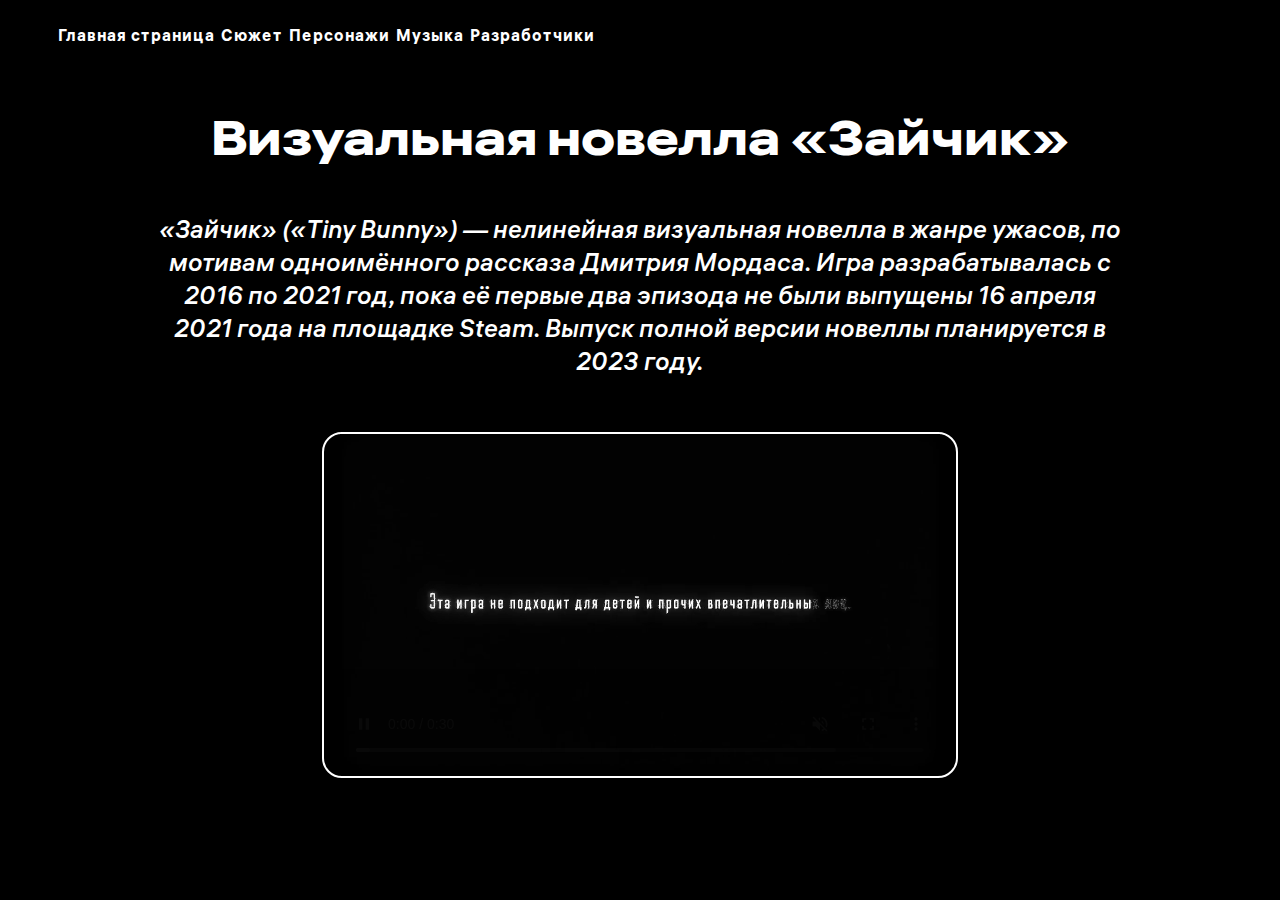
<file: index.html>
<!DOCTYPE html>
<html lang="ru">
<head>
    <meta charset="UTF-8">
    <meta http-equiv="X-UA-Compatible" content="IE=edge">
    <meta name="viewport" content="width=device-width, initial-scale=1.0">
    <title>ЗАЙЧИК</title>
    <link href="style.css" rel="stylesheet">
</head>

<body>

<header>
	<a href="index.html">Главная страница</a>
	<a href="2.html">Сюжет</a>
	<a href="3.html">Персонажи</a>
	<a href="4.html">Музыка</a>
	<a href="5.html">Разработчики</a>
</header>

<h1 align="center">Визуальная новелла «‎Зайчик»‎</h1>
<p align="center">«Зайчик» («Tiny Bunny») — нелинейная визуальная новелла в жанре ужасов, по мотивам одноимённого рассказа Дмитрия Мордаса. 
		Игра разрабатывалась с 2016 по 2021 год, пока её первые два эпизода не были выпущены 16 апреля 2021 года на площадке Steam.
		Выпуск полной версии новеллы планируется в 2023 году.
</p>

<center>
<div class="outer">
<video class="video" width="95%" height="95%" preload="auto" no-controls autoplay loop playsinline muted controls>
<source src="video/trailer.mp4" type="video/mp4">
<p>Ваш веб-браузер не поддерживает элемент "video".</p>
</video>
</div>
</center>



</body>
</html>
</file>
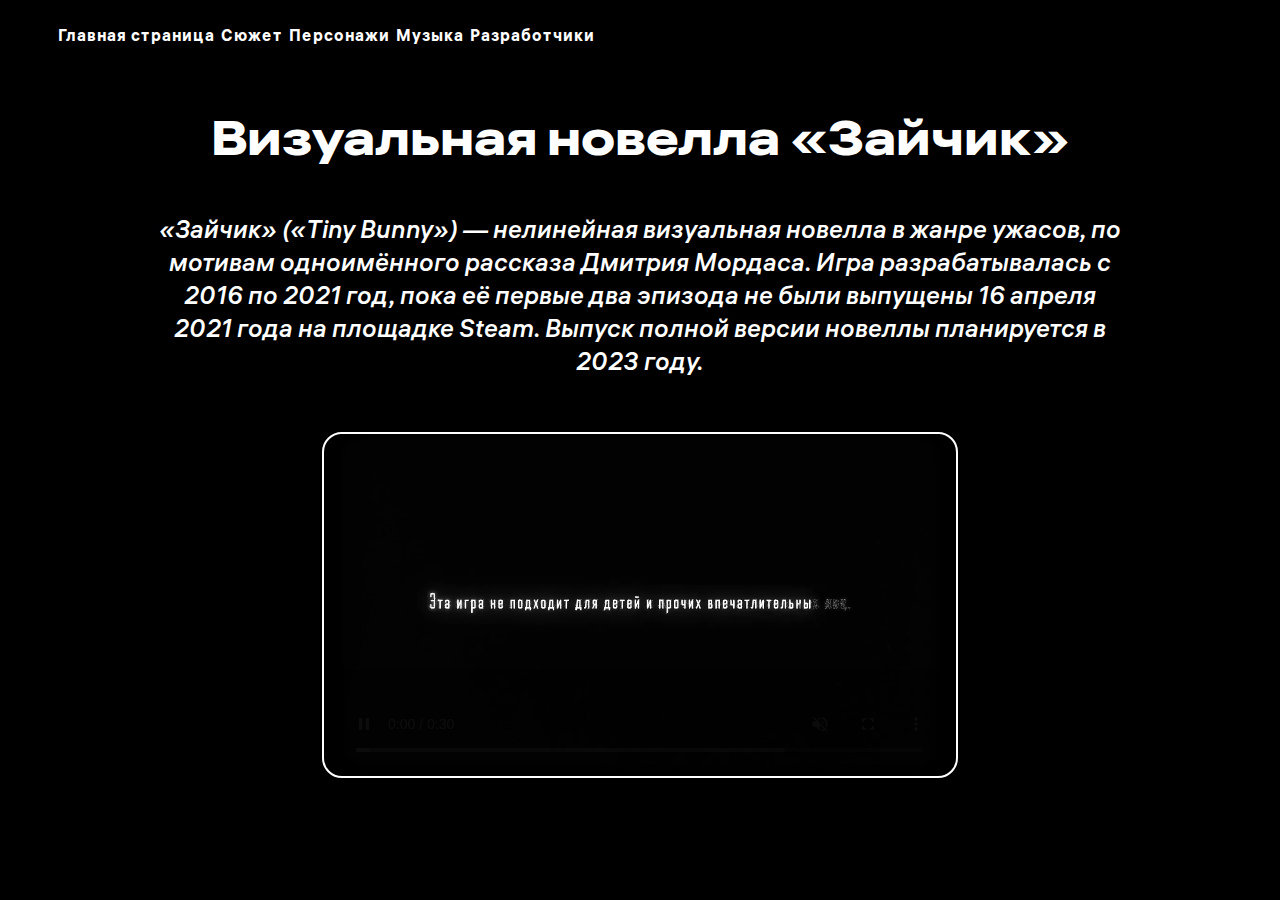
<file: 1.html>
<!DOCTYPE html>
<html lang="ru">
<head>
    <meta charset="UTF-8">
    <meta http-equiv="X-UA-Compatible" content="IE=edge">
    <meta name="viewport" content="width=device-width, initial-scale=1.0">
    <title>ЗАЙЧИК</title>
    <link href="style.css" rel="stylesheet">
</head>

<body>

<header>
	<a href="1.html">Главная страница</a>
	<a href="2.html">Сюжет</a>
	<a href="3.html">Персонажи</a>
	<a href="4.html">Музыка</a>
	<a href="5.html">Разработчики</a>
</header>

<h1 align="center">Визуальная новелла «‎Зайчик»‎</h1>
<p align="center">«Зайчик» («Tiny Bunny») — нелинейная визуальная новелла в жанре ужасов, по мотивам одноимённого рассказа Дмитрия Мордаса. 
		Игра разрабатывалась с 2016 по 2021 год, пока её первые два эпизода не были выпущены 16 апреля 2021 года на площадке Steam.
		Выпуск полной версии новеллы планируется в 2023 году.
</p>

<center>
<div class="outer">
<video class="video" width="95%" height="95%" preload="auto" no-controls autoplay loop playsinline muted controls>
<source src="video/trailer.mp4" type="video/mp4">
<p>Ваш веб-браузер не поддерживает элемент "video".</p>
</video>
</div>
</center>



</body>
</html>
</file>
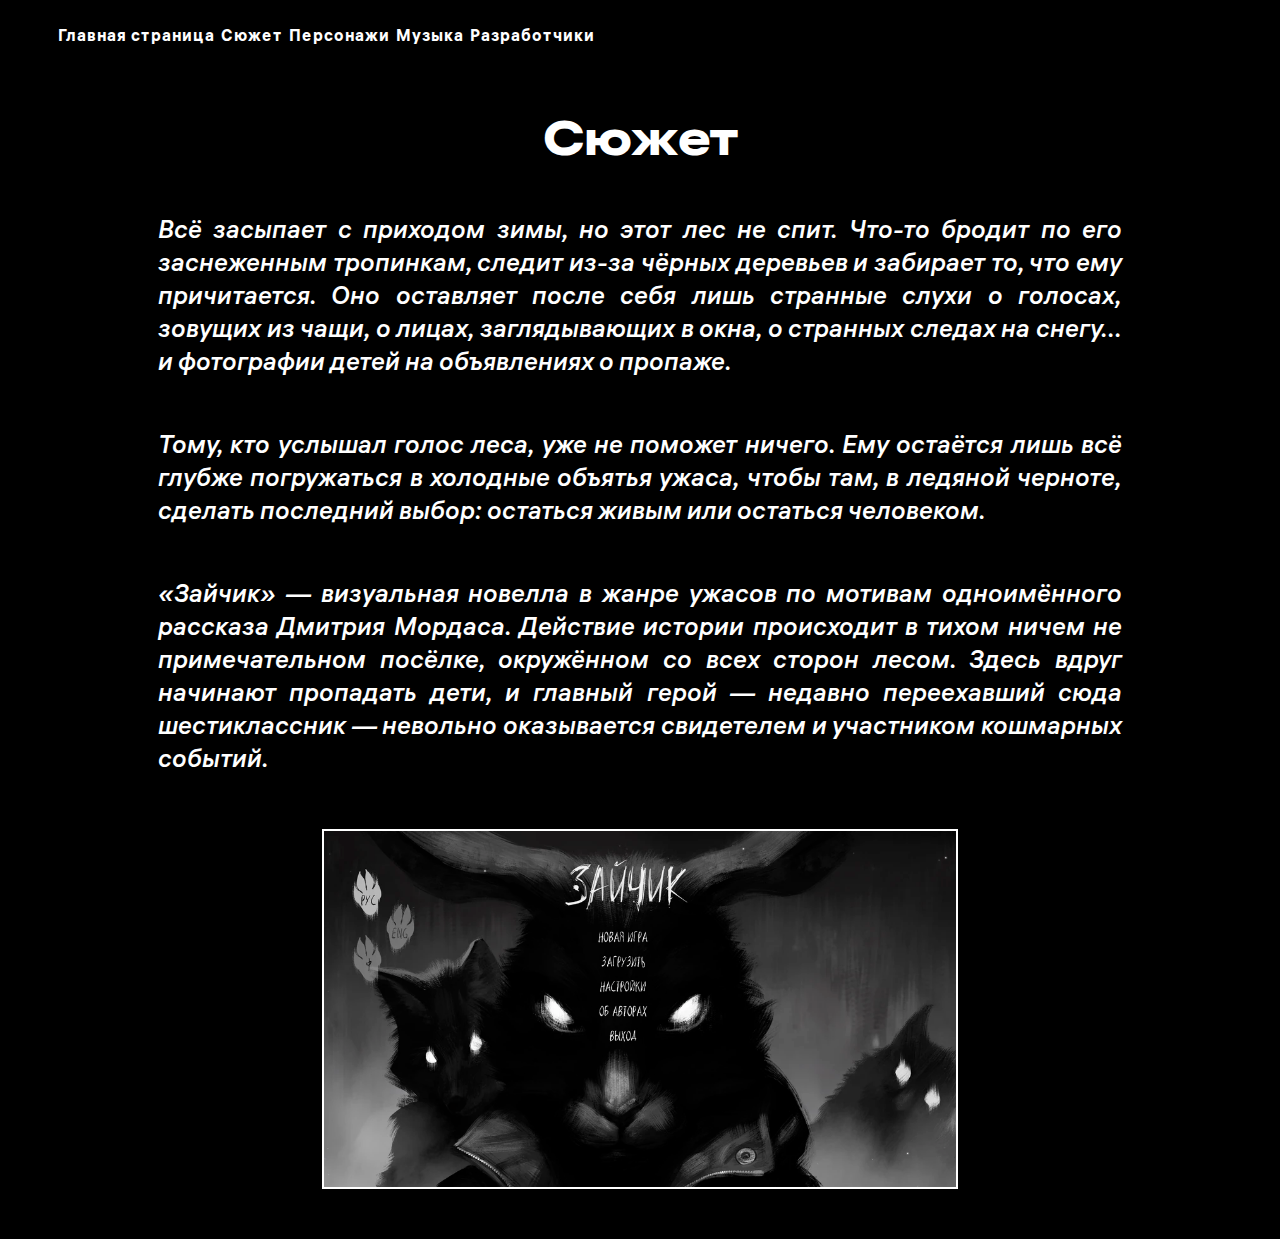
<file: 2.html>
<!DOCTYPE html>
<html lang="ru">
<head>
    <meta charset="UTF-8">
    <meta http-equiv="X-UA-Compatible" content="IE=edge">
    <meta name="viewport" content="width=device-width, initial-scale=1.0">
    <title>ЗАЙЧИК</title>
    <link href="style.css" rel="stylesheet">
</head>

<body>

<header>
	<a href="index.html">Главная страница</a>
	<a href="2.html">Сюжет</a>
	<a href="3.html">Персонажи</a>
	<a href="4.html">Музыка</a>
	<a href="5.html">Разработчики</a>
</header>

<h1 align="center">Сюжет</h1>
<p class="scenario">
	Всё засыпает с приходом зимы, но этот лес не спит. Что-то бродит по его заснеженным тропинкам, следит из-за чёрных деревьев и забирает то, что ему причитается.
	Оно оставляет после себя лишь странные слухи о голосах, зовущих из чащи, о лицах, заглядывающих в окна, о странных следах на снегу... и фотографии детей на объявлениях о пропаже.
</p>

<p class="scenario">
	Тому, кто услышал голос леса, уже не поможет ничего. 
	Ему остаётся лишь всё глубже погружаться в холодные объятья ужаса, чтобы там, в ледяной черноте, сделать последний выбор: остаться живым или остаться человеком.
</p>

<p class="scenario">
	«Зайчик» — визуальная новелла в жанре ужасов по мотивам одноимённого рассказа Дмитрия Мордаса. 
	Действие истории происходит в тихом ничем не примечательном посёлке, окружённом со всех сторон лесом. 
	Здесь вдруг начинают пропадать дети, и главный герой — недавно переехавший сюда шестиклассник — невольно оказывается свидетелем и участником кошмарных событий.
</p>

<img class="cover" src="images/menu.png">



</body>
</html>
</file>
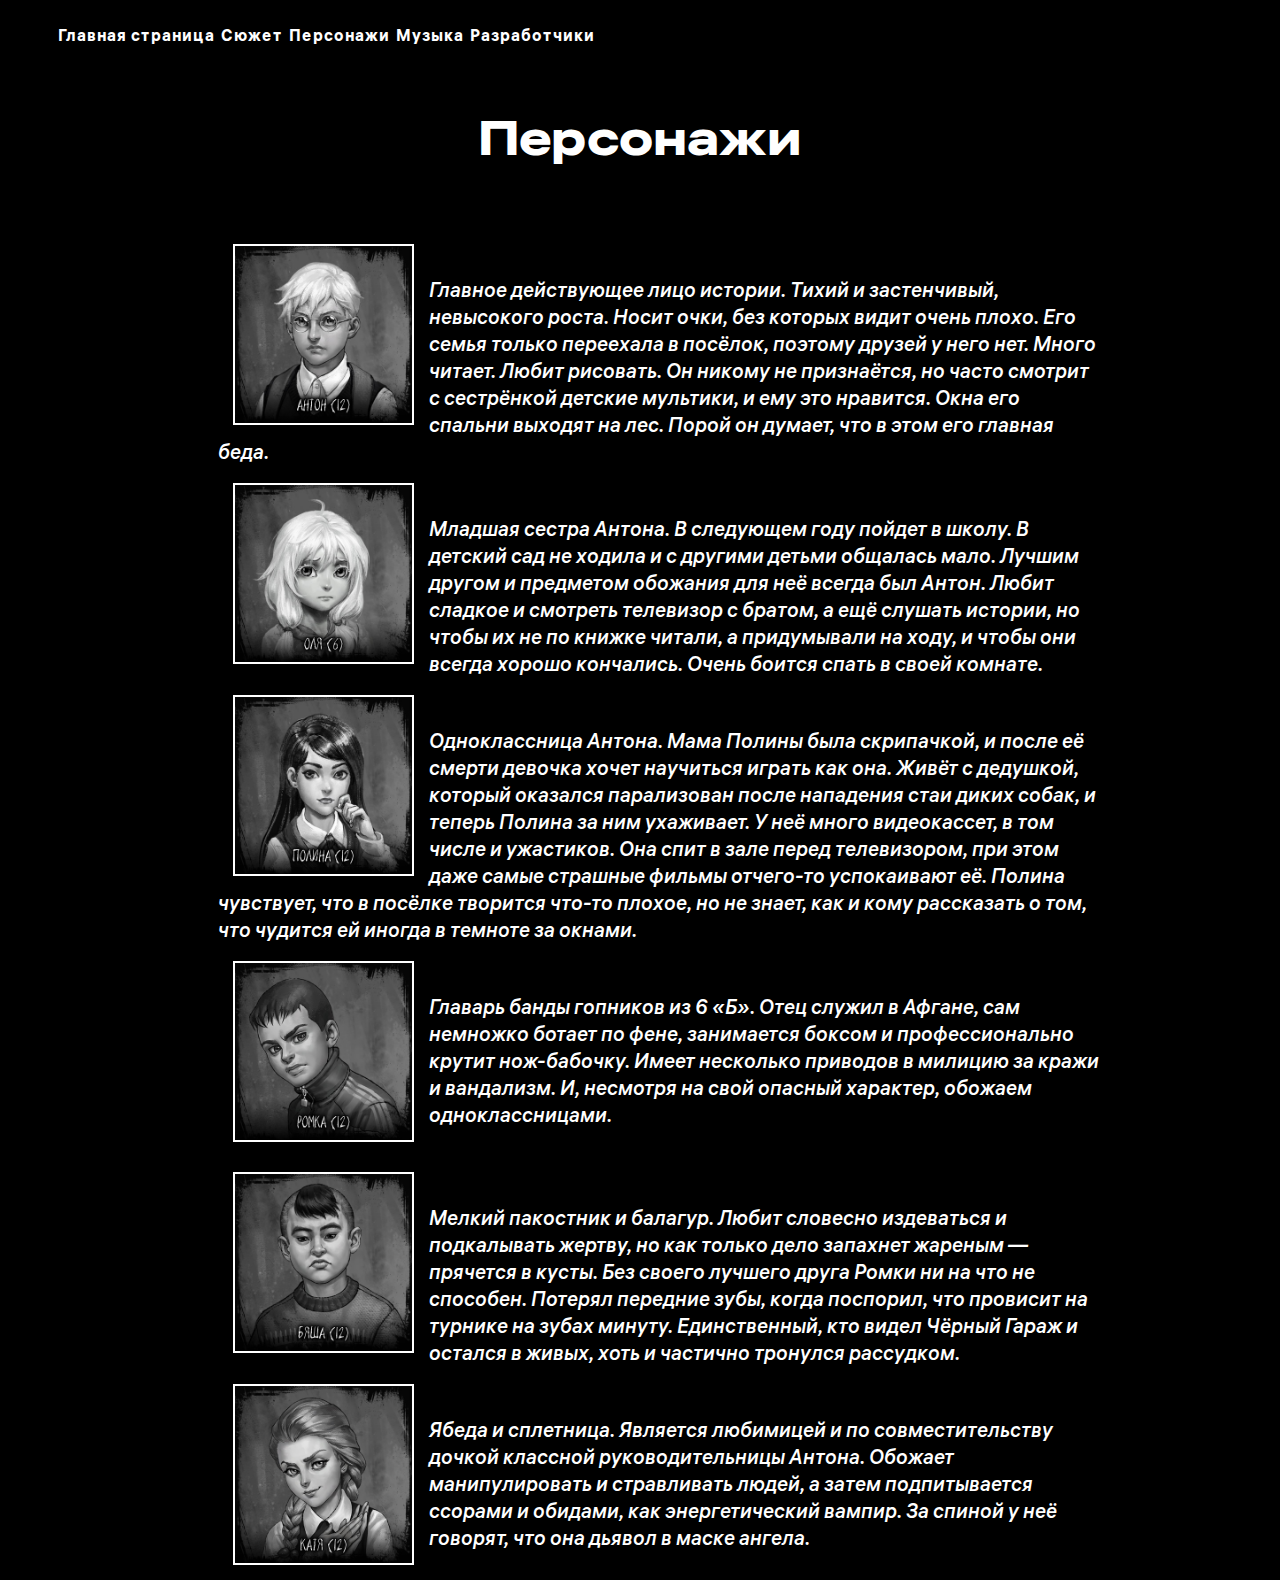
<file: 3.html>
<!DOCTYPE html>
<html lang="ru">
<head>
    <meta charset="UTF-8">
    <meta http-equiv="X-UA-Compatible" content="IE=edge">
    <meta name="viewport" content="width=device-width, initial-scale=1.0">
    <title>ЗАЙЧИК</title>
    <link href="style.css" rel="stylesheet">
</head>

<body>

<header>
	<a href="index.html">Главная страница</a>
	<a href="2.html">Сюжет</a>
	<a href="3.html">Персонажи</a>
	<a href="4.html">Музыка</a>
	<a href="5.html">Разработчики</a>
</header>

<h1 align="center">Персонажи‎</h1>


<ul class="chars">

<li class="char">
	<img class="char_img" src="images/char1.jpg">
	<div class="char_desc">Главное действующее лицо истории. Тихий и застенчивый, невысокого роста. 
	Носит очки, без которых видит очень плохо. Его семья только переехала в посёлок, поэтому друзей у него нет. 
	Много читает. Любит рисовать. Он никому не признаётся, но часто смотрит с сестрёнкой детские мультики, и ему это нравится. 
	Окна его спальни выходят на лес. Порой он думает, что в этом его главная беда.</div>
</li>

<li class="char">
	<img class="char_img" src="images/char2.jpg">
	<div class="char_desc">Младшая сестра Антона. 
	В следующем году пойдет в школу. 
	В детский сад не ходила и с другими детьми общалась мало. 
	Лучшим другом и предметом обожания для неё всегда был Антон. 
	Любит сладкое и смотреть телевизор с братом, а ещё слушать истории, но чтобы их не по книжке читали, а придумывали на ходу, и чтобы они всегда хорошо кончались. 
	Очень боится спать в своей комнате.</div>
</li>

<li class="char">
	<img class="char_img" src="images/char3.jpg">
	<div class="char_desc">Одноклассница Антона. 
	Мама Полины была скрипачкой, и после её смерти девочка хочет научиться играть как она. 
	Живёт с дедушкой, который оказался парализован после нападения стаи диких собак, и теперь Полина за ним ухаживает. 
	У неё много видеокассет, в том числе и ужастиков. Она спит в зале перед телевизором, при этом даже самые страшные фильмы отчего-то успокаивают её. 
	Полина чувствует, что в посёлке творится что-то плохое, но не знает, как и кому рассказать о том, что чудится ей иногда в темноте за окнами.</div>
</li>

<li class="char">
	<img class="char_img" src="images/char4.jpg">
	<div class="char_desc">Главарь банды гопников из 6 «Б».
	Отец служил в Афгане, сам немножко ботает по фене, занимается боксом и профессионально крутит нож-бабочку. 
	Имеет несколько приводов в милицию за кражи и вандализм. И, несмотря на свой опасный характер, обожаем одноклассницами.</div>
</li>

<li class="char">
	<img class="char_img" src="images/char5.jpg">
	<div class="char_desc">Мелкий пакостник и балагур. 
	Любит словесно издеваться и подкалывать жертву, но как только дело запахнет жареным — прячется в кусты. Без своего лучшего друга Ромки ни на что не способен. 
	Потерял передние зубы, когда поспорил, что провисит на турнике на зубах минуту. 
	Единственный, кто видел Чёрный Гараж и остался в живых, хоть и частично тронулся рассудком.</div>
</li>

<li class="char">
	<img class="char_img" src="images/char6.jpg">
	<div class="char_desc"> 
	Ябеда и сплетница. Является любимицей и по совместительству дочкой классной руководительницы Антона. 
	Обожает манипулировать и стравливать людей, а затем подпитывается ссорами и обидами, как энергетический вампир. 
	За спиной у неё говорят, что она дьявол в маске ангела.</div>
</li>

</ul>



</body>
</html>
</file>
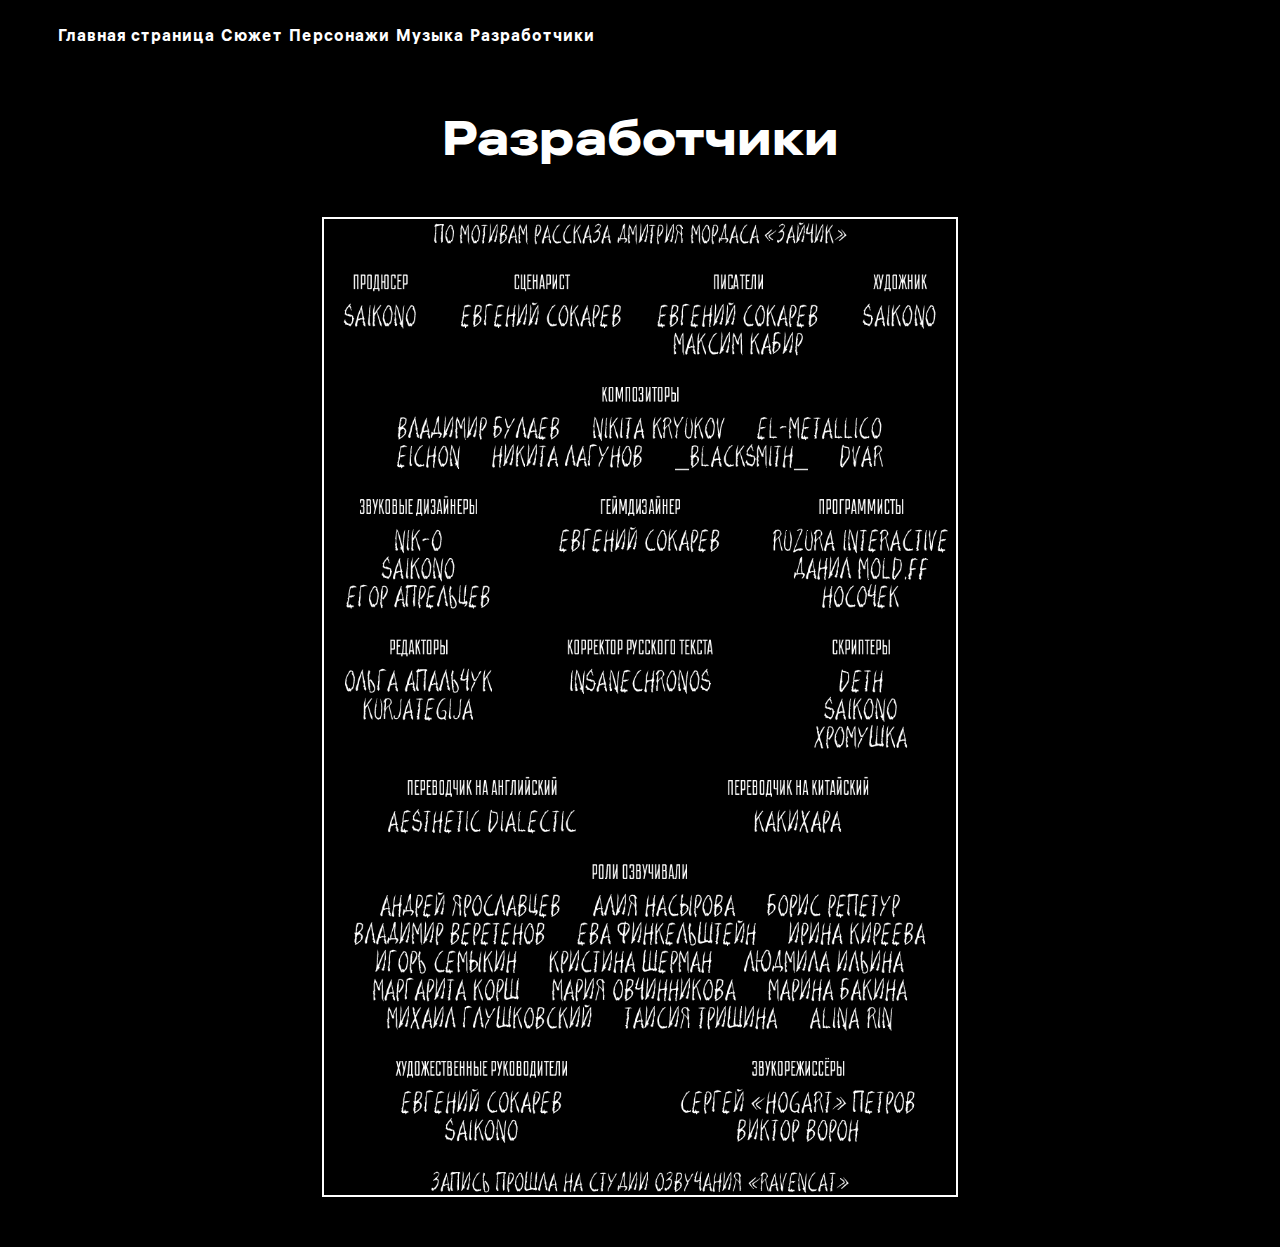
<file: 5.html>
<!DOCTYPE html>
<html lang="ru">
<head>
    <meta charset="UTF-8">
    <meta http-equiv="X-UA-Compatible" content="IE=edge">
    <meta name="viewport" content="width=device-width, initial-scale=1.0">
    <title>ЗАЙЧИК</title>
    <link href="style.css" rel="stylesheet">
</head>

<body>

<header>
	<a href="index.html">Главная страница</a>
	<a href="2.html">Сюжет</a>
	<a href="3.html">Персонажи</a>
	<a href="4.html">Музыка</a>
	<a href="5.html">Разработчики</a>
</header>

<h1 align="center">Разработчики</h1>

<img class="cover" src="images/autors.png">

</h1>

</body>
</html>
</file>
<file: style.css>
@font-face {
	font-family: ALSHaussHairline;
	src: url(fonts/ALSHaussHairline.ttf);
}

@font-face {
	font-family: ALSHaussMedium;
	src: url(fonts/ALSHaussMedium.ttf);
}

@font-face {
	font-family: ALSHaussMediumItalic;
	src: url(fonts/ALSHaussMediumItalic.ttf);
}

@font-face {
	font-family: ALSHaussBlackExpanded;
	src: url(fonts/ALSHaussBlackExpanded.ttf);
}

@font-face {
	font-family: ALSHaussBold;
	src: url(fonts/ALSHaussBold.ttf);
}

p {
	color: #fff;
	font-size: 25px;
	font-family: ALSHaussMediumItalic;
	margin: 50px 150px;
}

body {
	background: rgb(0, 0, 0);
}

h1 { 
	color: #fff;
	font-size: 48px;
	font-family: ALSHaussBlackExpanded;
	text-align: center;
	margin-top: -55px;
}

a {
	text-decoration: none;
	color: #ffffff;
	font-size: 16px;
	font-family: ALSHaussBold;
	line-height: 20px;
}

header {
	text-align: justify;
    letter-spacing: 1px;
    height: 7em;
	font-size: 20px;
    padding-left: 50px;
	padding-top: 15px;
    color: #fff;
}

a:hover{
	color: #fd4820;
}

h2 {
	color:#ffd600;
	font-size: 25px;
	font-family: monospace;
	font-style: normal;
    text-shadow: 1px 0 1px rgb(0, 0, 0), 
    0 1px 1px rgb(0, 0, 0), 
    -3px 0 3px rgb(0, 0, 0),  
    0 -1px 1px rgb(0, 0, 0);
}

img {
	margin-top: 1em 1em;
	border: 2px solid #fff;
}

.cover {
	display: block;
    margin-left: auto;
    margin-right: auto;
	width: 50%;
	height: 50%;
	margin-top: 50px;
	margin-bottom: 50px;
}

.scenario {
	text-align: justify;
}

.char {
	color: #fff;
	font-size: 25px;
	font-family: ALSHaussMediumItalic;
	font-size: 18px;
	float: right;
}

.char_img {
	margin: 15px 15px;
	width: 20%;
	height: 20%;
	float: left;
}

.char_img2 {
	margin: 15px 15px;
	width: 40%;
	height: 40%;
	float: left;
	text-align: center;
}

.chars {
	padding-top: 30px;
	width: 70%;
	margin-left: auto;
    margin-right: auto;
	list-style-type: none;
}

.char_desc {
	color: #fff;
	font-size: 20px;
	font-family: ALSHaussMediumItalic;
	margin-top: 50px;
}

.trailer {
	text-align: justify;
}

.video {
	
}

.outer {
	width: 50%;
	height: 50%;
    border-radius: 20px;
	text-align: center;
	border: 2px solid #fff;
}


.ar {
    color: #ffffff;
	font-size: 25px;
	font-family: monospace;
	text-decoration: none;
}
</file>
